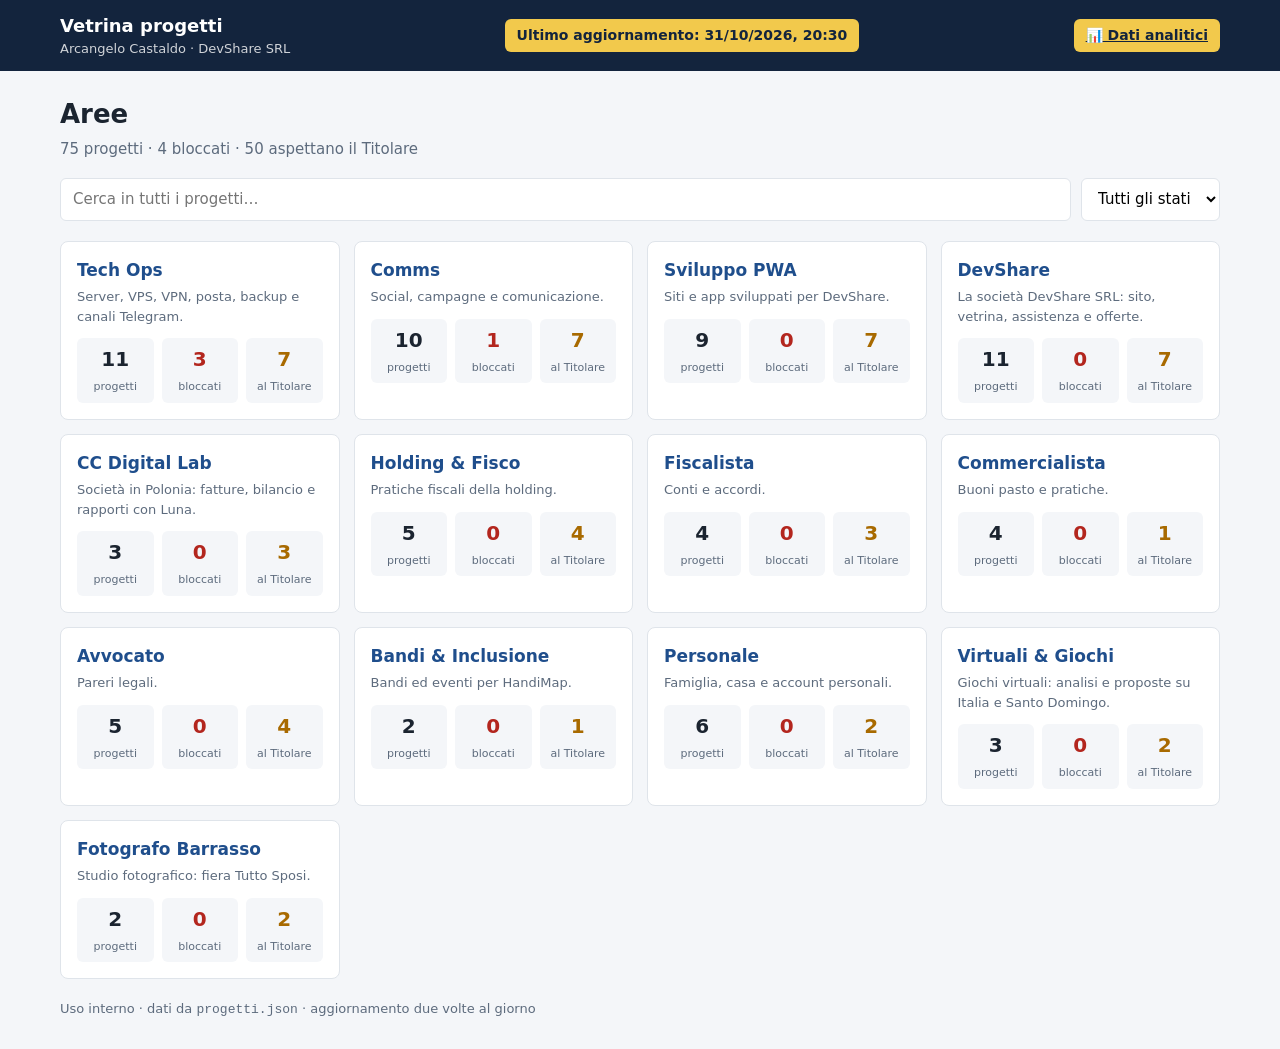
<file: index.html>
<!doctype html>
<html lang="it">
<head>
<meta charset="utf-8">
<meta name="viewport" content="width=device-width, initial-scale=1">
<meta name="robots" content="noindex, nofollow">
<title>Vetrina progetti · DevShare SRL</title>
<link rel="stylesheet" href="./style.css">
</head>
<body>
<header class="testata">
  <div class="contenitore testata-riga">
    <a class="marchio" href="#/"><strong>Vetrina progetti</strong><span>Arcangelo Castaldo · DevShare SRL</span></a>
    <div class="aggiornato" id="aggiornato">Caricamento…</div>
    <a class="aggiornato" href="dati/">📊 Dati analitici</a>
  </div>
</header>
<main class="contenitore" id="app" aria-live="polite"></main>
<footer class="contenitore piede">Uso interno · dati da <code>progetti.json</code> · aggiornamento due volte al giorno</footer>
<script src="./app.js"></script>
</body>
</html>
</file>
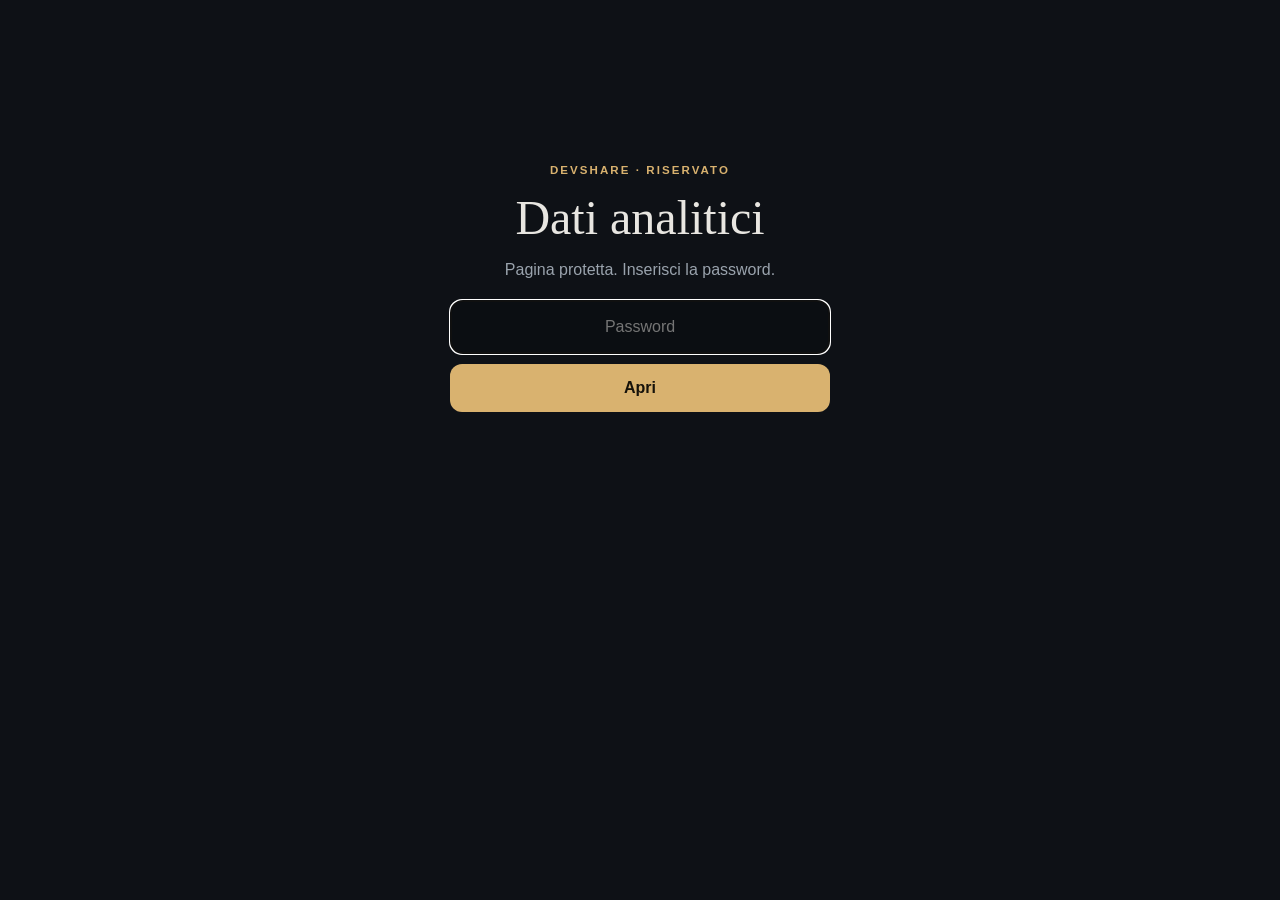
<file: dati/index.html>
<!doctype html><html lang="it"><head><meta charset="utf-8"><meta name="viewport" content="width=device-width,initial-scale=1,viewport-fit=cover"><meta name="robots" content="noindex,nofollow,noarchive,nosnippet,noimageindex"><meta name="googlebot" content="noindex,nofollow,noarchive,nosnippet"><meta name="referrer" content="no-referrer"><meta name="theme-color" content="#0e1116"><title>Dati analitici · DevShare</title>
<style>body{margin:0;background:#0e1116;color:#e8e6e1;font:16px/1.5 ui-sans-serif,-apple-system,"Segoe UI",Roboto,Arial,sans-serif}.lock{max-width:380px;margin:18vh auto 0;padding:0 18px;text-align:center}.k{color:#d9b26f;letter-spacing:.18em;text-transform:uppercase;font-size:.72rem;font-weight:600;margin:0}h1{font:400 3rem/1 Georgia,serif;margin:.3em 0}p{color:#9aa3ad}form{display:flex;flex-direction:column;gap:10px;margin-top:18px}input{font:inherit;padding:14px;border-radius:12px;border:1px solid #262d36;background:#0b0e12;color:#e8e6e1;text-align:center}button{font:inherit;font-weight:600;min-height:48px;border:0;border-radius:12px;background:#d9b26f;color:#16120a}.err{color:#ef8a80;min-height:1.4em;font-size:.9rem}</style></head><body>
<section class="lock"><p class="k">DevShare · riservato</p><h1>Dati analitici</h1><p>Pagina protetta. Inserisci la password.</p><form id="f" autocomplete="off"><input id="pw" type="password" placeholder="Password" aria-label="Password" required autofocus><button>Apri</button><div class="err" id="err" role="alert"></div></form><noscript><p>Serve JavaScript per aprire la pagina.</p></noscript></section>
<script>
const D={"s":"kH3h5bxrN+yl11mA1Nu6pg==","v":"S52w+WWPWHRcC19n","c":"6Cr3w7eBvX8sePEeBjgvkLIr99p3YG+vShI+5lZSuFIS0GJeNUZ06F6mB2YrVdfw92gs5pMJD0cM61lOK20BTsvhkRuxhtgZBibhyzZEayTfmZ6W7IIhkmd9Qpvt8T1TYa4u6QL9E3qNAi+w/42At7kUwpu/jVovySGJ4EBanS1covhT7WyS6/91JP8SjKwawClcd7/ceUzmCIe/6mmlsrPcRSk6RPmEFNVR9Zlo4EgGMMt41wGsWIU0S9n3f7XrXvF97tlwLu8NWHb5a5uXzSiROcOIL0eu/JVAqaKDQ8ryH1EByIbzOMwxl/[base64]/LLMmH3ssNd1bQqyssi0onuUXBz3lPkrYJziBXusY/Jr0dNGmXVja/Emso8r/kccSlswiTUgFbyKAo8GszHviZB9U9ej8FdVo4OwWeVQOo/xO4vg50jkBLwGq0urcoxPU7aJo46tb9yMoqJh7BDnWLBJNf3cDpustbV8guB/9SwrYe2A/jAWPsoUBthU0HjopEE2IZRSbGZU0koLNJeECY8zRVk9y3cYQU0Bo1mrzMnK4zHYoRmEm/[base64]/geVeZ72WDrlCSDAo5Sf/74GVZy8m6we3JNKhIQP9yZWh5DEtTnbgbK+0eKsIj/VqVMG2eNLNeWvIg58m5iJ7x4l44tOyxNNFf6PYiNVbbV6Eb1japoW/bWs2VMp7P9eqe2XYCrDT2rfOB34QGEDl9XCRdvUHooVy62gfW0No9mOc7pNgwXKayyFta5w+ADdjuSKhcWYtZFW4rKYxJq6ym7m3/nsaGmVvZBOp0KT6D++TRHLLNLjZb9/RoY5/Z1XblhEDwx6u9ZbtkbMPlawCT+oV0rFsrruGpYSA1t//OkQRst/az75uhscjKNw6Y0m4ZFw26NhKtKG9GKMMbmwJjpZuWm0CUW7OI04Q87/j4hwAaKCLCAmQSOZVZZ0cmlKEWv6ImT/vRL0CeHBfvLZtkjiSfX5S6HCMuAIG9EnbDhsZ+W6i1Ie6F1ZPWAQ+qGfOaToC5WmEfrEyHxmd8NDyiBRmM9OQFvZYB8EsyjMsDUBhbQpnmf6KZec92tldGeTHqaDeIELL9e4dIBzYn3/WWEVPje3Eah8tUikB44XAIuy09LRE39KULsZwW9Heh2whhYQNV2wZ/w89yzpmBDrkK4+8U+oXnAnKLiWRqQzPzuS64TCPaHqo4rjv5JHP7u9ccmXIUNEvGLkP5EDnYgOA9yqkZ/BnUvAnxFzCmXR5qFXQGAyDobReHLy3bDhyEoY5LnYyRxrMgY9BgEzbBkj7teEJbIscN72lpuwrR2mDgiewDnHDFy3PoY9c/PDBL6FQ2tgSCG+J8b82/kvPpK1TA9XIZ6YqHJDoxUOh7mZ/kap/KZ/95HbPyAQ7+KzexaEG0ij9Yai7a7kP5j3hBFzL5OuNNKRebsRMlDZiAARqZmUflhnhm/Vnt2KC75nPyvG3CHFdqk9m0hlfFRM+8ftw2Q2LIRQj+3qpaXvWI8d/jfHjgfC8/XDHLy4nxtPhb9K7V/xvrLWUjP09qhtb+FUZTTwuD+B4IVSF1NIkCSMlJYi0O/qI0bATcoDjGsGYnVZkmLYNiqYKztQM5eD2bIZhHvi6IcExrK3rryNwMRrCLol0kdpLPbuhLPkdOwkaDlLH7+y6imAqo1OR++sgbjADpMaqlqEPaIO29KzkoJtMaDbe0XyIVTSqL3STf7huqVA0jph1hKEOw/jH37kLgiYe4P2ERZ4IkdHXiq5ZhP1D1zUdspLaC6QdttMKbNIQcEII2tOu/Cec0/IGaqnEzoSaGzvSSaPSkkC/ZjHVGIKCfq8Uv5CnCQ6uLrEOH2ZfJ9WjBt34L9qGiFeO05K18WRfPHMmFkTWWp/CWC9dClb/TkwQsJPtkBcRchaQKt1my5fz2HGRTGVn5fzsSw/QagS+CtgGNu6gaol7MRFwwN2KO0xx7H4Dt4y9OHlClf5DyeHScX3ZtyGPlwsSSMrJA/MduH4pB2FQgALYt2P2wp+Gv9Fx4WdKPqchkdJihxKaPhqx8cETVEojtK8ZB6DpmMRsgRveoqYoloJunbxnXgEpRI+h2GqfjI6ioJKCrgd+LLu5/LYo21ht58NSKV0g00lk/GL8kcp5A+gftslvjpxhMaekaEKOJlOMEpsaW0O+dFUeIC3F9uhvdOdSF+shiQVf2sezDq7U6mdqvquwoG+BBZylyJSDIuM8FPmd0mbjwds4cb9laIFyOEkIApvVnQJgQ/Mt3O9QPj9vzWxB+TBasMZK+OEEbxSORx9kXRb7nvP1PGYhRHH3NW1fT0YiQQgUouTDoGAesAw6WGinEIC2lSdu436v1DzCIdEVs/6T4ez8As7sRrQ4A+sUDD49/yj4vmHZ6hPPq5fzzqg1eJ/PTIMDFIM7CSq6UpCV7T/[base64]/rs0mxFGjKdr48npKJV/7ooCZGOw42DnSK2MJMroKZg8tBdfjKYIxPONuyUwGW141pZRyZhZjH5sWe93JF/ZEQj9BApBklC74sOmUF3TJroCqMSJKjaOhA8lKIzCKKN2U5W3cxGISdI8yJSbKXWUWbpZs97cePgTI3rW4aMBywQ2S1ENn3P6vqqwPgp2Bp6D/+cm5+LQ9NU/LcBURmpzJ0OQ7dotKi2l5mgnGz/MqxwIfLeN7Z5UXhEYMsFviemDSpVQLhypClAxE2KN6PO6Krq78ShMtoUon5vGKtHgY2rdYGJKxUZbYKd5p+THfXPgmFn/uVRzTlZLGJyzqPeoSXNFeDmSyZCsRpgmGv3l93S3owEKWQ2Emd8Cdvy7x0iIlyt5keitwQZCfd3ZFTVRXtmlyT9K5UwEL5wx2xRtNxsohDuOj1OypJAbuWRLgIey0Yi6hUEUjz5dJVWayktKgO8P/Jv8EvSE0PlH/9Gj82zaT5n1A/n0G31Uo7lCz5m3SXyE86BTqkCC6Tyj11v7rUSPDRIeNqm+l5eFZ96ApNPjyHlSkfVbIx79MDwKkoFIxhhqg36CJ8mriNX0jv0iUiGSNs5iY3zCAP8J5/s8Zw2Dp01TmBsqRtxmsZ0vBQRnYs2m0KAHJDbjL9fxwbwdKxfi7EDAgdBTG3BBtp8Q0C8r13w1ZrFLnbq0IVmEmxK6isvJ1iJHI5mqvZHC6H0VM4TnBQb7jjgYX6yBrZ7SMl2o2+IibRHbHejurl1NtzwZe/YH7dnFTPhYINXOjCXETspL+OfiSZ3MC7Wm80oZKNsbcnwjmN+iXRmLz9SYnMudza5U6/OIWlvFBF6XOhDza1r9SASTKcOx144ZjSaSmpX+Sivhp9aDOKw2IwbTp0NHbDnxAJZFDC0OqSN+bqVFEJor57SPqSj+9+yforo+zFZ6DdywTULcATpXdg7AwlZqG/ClffYOWYMyF7z8zgM2ZGwkwflS5B6qVmsKggPsXZy3egS2vT+HUPZ8o79X48G8fe+UMXe/FPUDtHi4WQw0hP4NNKl5DQJabxMlHhqvQGGhZ2x//MdBIUzJuF57IdxyCHvcr5WPPqMx70kOBy5Ik8I6pkCwr4OrdptHvfSxEV5fwMKzRdNk5Rfl2lJMHO+zq29jk5Gm48mcl1L6Wwqzp37iI0jDzAWSF+G6UfuyWT7TWCz1aqvfHe1b8NnOnCbq1ADTHcRIta7bJQ+PHD0mUevO0dwHREl1WvG+o4CPyTodSPxyId5Z31/oycw+j32q6VhwmEIvitD11L5ObRbIz/2FeStpj9uZaq4V33swr5rtTB1HvMPdOGSc/+Bv53gv/E1SbG0MbUKwWnmLQ1AwqGQXGfQ5bo8X39SfIy6gQnrscfo8olvSxFSIhVgYvbzZ48zJiGrNcjGby/KGg9Y4+Qxgg5bGZzXvbD21Z5o1yeyrE28FkpblZo4x1EIaV0RUQcxMlfgfQp6QX0xgZBNU2NZ2a+6ADtj8yrBWNrdv/tKGKpTRLAMrEEE6RthkKgtSA2Qq3xAB7BHJOFwLmG3yU3pwNUYHx5feLm3WT9wf+M+dVI82yR7flTFM0jK3QfXmSzhzXBXkojDFYE3hOLR0/d54O4MFAYTca1JXSOlg9SlxB9y6pgxYBUEx9w8wEaVMFYsqo7vWeAIvUYpmg2TwQ4ryTN5OW9QUUzZwsg3lUHTjEQCSfDbs1Q+5dkCaXafp5/xsyF/Ok8/aCzvdLDRixMOdO+mdM1CSjXn0MaayL2GyxmJWtIfWKEvzqKn9gPj9nj2ggPhEP/oSNP+AaMmUn8+dTRW6mOxOue9cDaEWcRWRX82Xl/mbf3amuErfCwHMAcUrHI4kTqHoalB5LH3z8FWCeiIwn4V6huJdrK0AL/Mr0o5YqY0IunFJyyi3cioprsAdSHv/i1OiGrkcJ+An7eK2HR5Dae+G4gOdj4/l9WqhkwyuuZXITcWnoxJyxLp1XptCUdoprMdK4fHAhSFCKeAFQTe54vq2b31+XstwPjdY1RxWbGwkVbxOqxH6qM3+QYeYHVdHqW6xZWngpaLinl7/[base64]//iOvcJhInj7d7kMB8f5oQTqZk+oQAa/2TZMzaHh8uJc5I8A8RprFW1D4z57ZE9DX6SNG53fAQ2y4ylYKTPsXcmjoOqNsardZigCjaO7EhaRz/DAZdQ1Zs7kiQj2hRwHzBEwpIWO+4/FMPcrF59WgqYsVeyDiTXehMbTuZ1pyHejOntYiPcBFgMnBIp6tq8lqoyElArz0LUPrcov7DLrdbOJrZN7lfxYfq+arP30v/+yhSoRT5iXRW7NDPANjx7UiQLBGMWq4MztHmb7jiODKMA3pzh+5M7hmZb+pD3pIAD7l3ffMuxqtBKERP2nT4jiU0hBRB7fuE273FrB9JTAie/pt0ig0=","it":600000};
const u=s=>Uint8Array.from(atob(s),c=>c.charCodeAt(0));
async function apri(pw){const k0=await crypto.subtle.importKey("raw",new TextEncoder().encode(pw),"PBKDF2",false,["deriveKey"]);
const k=await crypto.subtle.deriveKey({name:"PBKDF2",salt:u(D.s),iterations:D.it,hash:"SHA-256"},k0,{name:"AES-GCM",length:256},false,["decrypt"]);
const t=new TextDecoder().decode(await crypto.subtle.decrypt({name:"AES-GCM",iv:u(D.v)},k,u(D.c)));
try{sessionStorage.setItem("pp",pw)}catch(_){}document.open();document.write(t);document.close();}
const W=()=>{try{return +localStorage.getItem("pt")||0}catch(_){return 0}},SW=n=>{try{localStorage.setItem("pt",n)}catch(_){}};
document.getElementById("f").addEventListener("submit",async e=>{e.preventDefault();const r=document.getElementById("err"),bt=document.querySelector("button");if(bt.disabled)return;bt.disabled=true;r.textContent="Apertura…";
try{await apri(document.getElementById("pw").value);SW(0)}catch(_){const n=W()+1;SW(n);let s=Math.min(2**(n-1),30);const t=()=>{r.textContent="Password errata. Riprova tra "+s+" s";if(s--<=0){r.textContent="Password errata.";bt.disabled=false}else setTimeout(t,1000)};t()}});
try{const p=sessionStorage.getItem("pp");if(p)apri(p).catch(()=>sessionStorage.removeItem("pp"))}catch(_){}
</script></body></html>
</file>
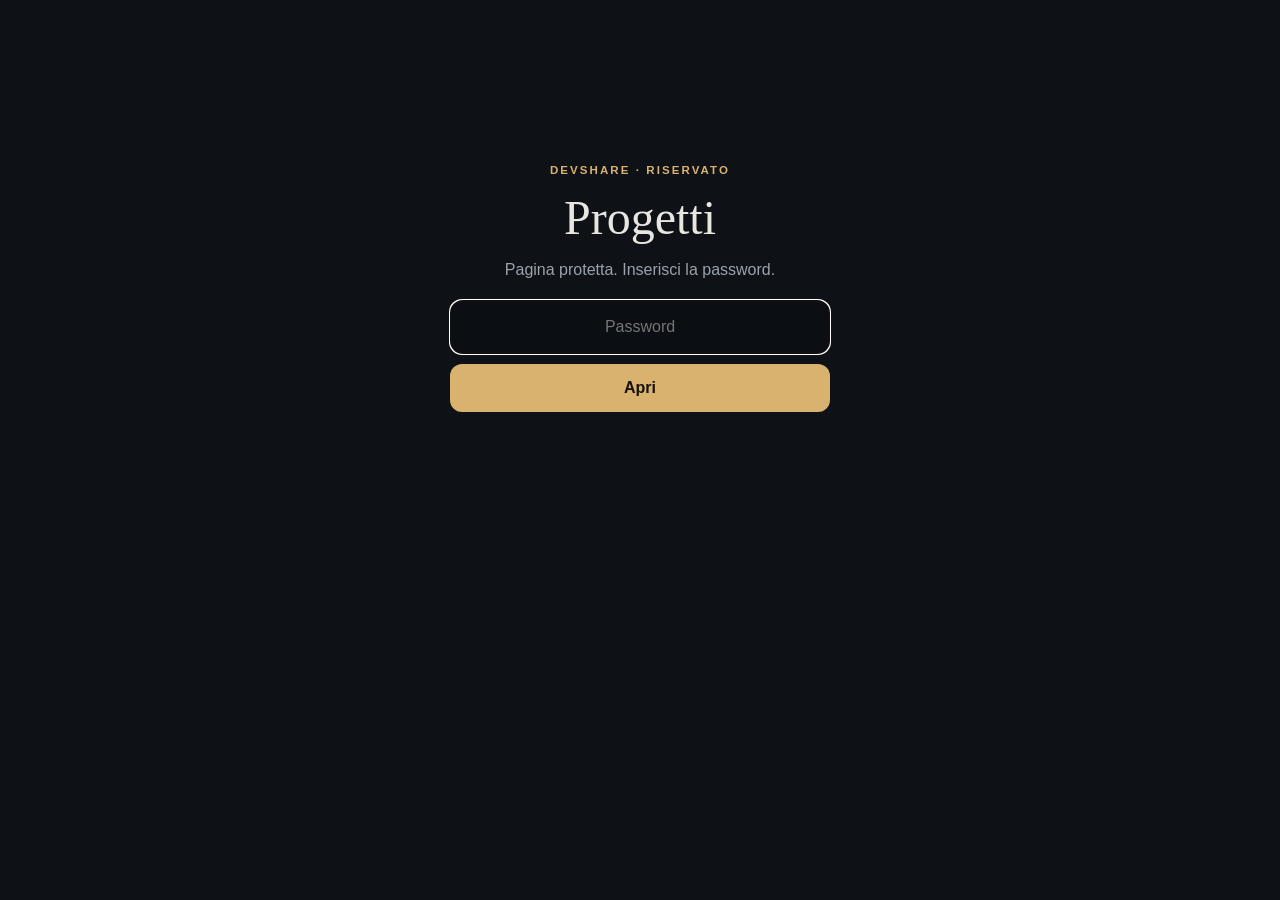
<file: progetti/index.html>
<!doctype html><html lang="it"><head><meta charset="utf-8"><meta name="viewport" content="width=device-width,initial-scale=1,viewport-fit=cover"><meta name="robots" content="noindex,nofollow,noarchive,nosnippet,noimageindex"><meta name="googlebot" content="noindex,nofollow,noarchive,nosnippet"><meta name="referrer" content="no-referrer"><meta name="theme-color" content="#0e1116"><title>Progetti · DevShare</title>
<style>body{margin:0;background:#0e1116;color:#e8e6e1;font:16px/1.5 ui-sans-serif,-apple-system,"Segoe UI",Roboto,Arial,sans-serif}.lock{max-width:380px;margin:18vh auto 0;padding:0 18px;text-align:center}.k{color:#d9b26f;letter-spacing:.18em;text-transform:uppercase;font-size:.72rem;font-weight:600;margin:0}h1{font:400 3rem/1 Georgia,serif;margin:.3em 0}p{color:#9aa3ad}form{display:flex;flex-direction:column;gap:10px;margin-top:18px}input{font:inherit;padding:14px;border-radius:12px;border:1px solid #262d36;background:#0b0e12;color:#e8e6e1;text-align:center}button{font:inherit;font-weight:600;min-height:48px;border:0;border-radius:12px;background:#d9b26f;color:#16120a}.err{color:#ef8a80;min-height:1.4em;font-size:.9rem}</style></head><body>
<section class="lock"><p class="k">DevShare · riservato</p><h1>Progetti</h1><p>Pagina protetta. Inserisci la password.</p><form id="f" autocomplete="off"><input id="pw" type="password" placeholder="Password" aria-label="Password" required autofocus><button>Apri</button><div class="err" id="err" role="alert"></div></form><noscript><p>Serve JavaScript per aprire la pagina.</p></noscript></section>
<script>
const D={"s":"Nw/uBYCqzGwj9JHRXvkKMQ==","v":"0ee2J8kKjvd4tP3Y","c":"/YNVYNTNuH3qJtSdgNDU/ic1kIsNc+vo9oSGzCzy6qX4KIYMj9kvwFN7wUrxpEuSSgJmQTR1rbVpoNQzs1DB1ObUjMCQbpdZKaNnTtAIrIyJYTllPI8id7rE3YUzmL7dlW7QzuKkgWf9JOl6LxTsv5mUNqNFP/jmR7QOJ0AmlWQsp/a3vIl1v9P4sEMzAOUbK+EF3Is4qqtg84CTGdtfWwH9aSuhXDD6lS6BEboZRSvkWaY/nh9MfzBfG0g/nv1DfuU1pl9LbfXS4NPqsdrcJ/[base64]/QciO12e5xvy6bilk8J+83VJtme4io4tqE8i/ADelxfRjcttVcAFlekyWLFRIhDxV++YDL9qPv9mtzQQlLyrPfyiXZRyT7LXkSgzeh8whE6qq3eHlWOZ72tdDd5u1EbRTZLCWA+31ArJOJyVI/3hy0SOrM1Y81wteolYk3FRoo7BzdRLdQ0VxVZm55stGYNPtOUvusPWIzX38D/lHPNSnRc3lrTxsrrr0MGOw5dGWZYBazho+FAygmrHg9YywXj0bngLZV6KGm+23Fz8yxjANgwUM71vsCE9Iv90kPoXTbJay29+zTwJUSUjBPLmIljspvMz8esqKXSDaWpGDtSiYSH95bLyd1D2qz69tDVd5FObhe1t/CQMfN7hY8n/aQqhuU3W4hI4ALC1g9RZHWXOEmdeBw0ICc5pLqriMP469rpNRUEOJERu4lmJ+iKw3Qw7/+GNhanTbJXg//mA2SIKSqYpPzEkgCJpgzsGx8wnSpzPgcpqnO1ChYkEu3eNqQsNn1u1lwbvLQL4Iuqqk/IRgk2BqBB57wXckVueujZfAg7Cbgr9QpT59UeRLZ6YX/8MXnDVoEYdb7+pFt8Wygq2EhmfVmXf8WniKJoWBSievndHQMtfYDD+szet5RZgn/asmoiEtFDbUpdE1tNasZYHWdBUkdkfNy4lEg5+fLbT5cYl3tRLDJe7KgARc7qD6pNSPkS2X5/6vZKGPfLcwz4OvqbE6D0j7lA40DIr8Z3vC3egUkCsvznK/W+BioJ0R/o04OcE+Ez3Ay73w68TMtoceOR25c5xyX9p/1R+q/xnRCCtHMjPzyam/wA7HDDTM1/8d5E7C7qNDbR7Xb7lUBNsBd8Ge02dwFSWlN57Qz2DVBJ3SSe4VHgw3ExovgZc65vulmm/krFCyEn7WDnFhUUIbRUEtMpg/TA3gnSJsFDTTRHIwSWJ/Xhxwn6ctu0jfy2bPyvgytaRo33e1pEXaVGec3q64sP8rhF65MIXSLbvuwXnAAB1RvddzATf0VCxPOcfz3gb4q79XEqq/W/jKzQmuYPATdbuzM8kHxX8NfSKMuCJ7jIb5WCi6LGVXww1zkVD5JGdZPmJ7pKDTDF5bPTqoxEX8TpiVRorNHZx746p6bsZU9swXAfUioiTzT7hUukntodY5Kca5w1SDuiJ54N2X+YXvzFfdqPxv1z2ZSekvv01+Vmui3evGoJwwo6l/OFo0N4IMWGHsclyHGxAqyUhhsj3bv1Gt9u8awBwC6ib+bQ1Rukh+3/9TIHap+Gtz+pgQPIirCVgmYKyOG2m7BeefNCA5smIF+AovMv+5d6ncOGl3341IY7sfcQfpGGE+fT4Wj3Oa/aPklIqvTP6KdivuhoxHn5HgJBqonAEQnTA+IyJKTnesEdkU//1VGXEeBT+uu0IZ1sjtzrejxfcbm2F+eHaSNW8Cm2I8tHfDX21NGhO+l/cTEFVN7B2oR+KyILepqdAOX8h90HVMLnKfF3C1tacW0sLR8CBtWIfF1KTx5xrqX7x7P1YK1rh/unQYtvuq6Dxd+knucPK4M5kc1RPNOdKDaAdju6GczEO+J6d9rUA+4y2UtWAakynhg9yi3JJg78Qt5FTC/tvLs76QQd8p4chi9fWwbuGTcVW77nhNa2Jkr+UtGQ52yE5+ymUqvcdDF7tbrZl3KADWRV5AokscL7+ujejTwYmiPM8T+hCL7M9FfFHDGbN/JdBkx1XAiZky/ZfeB8PpvcqEfrIhC4PngHHapsaw63+cdpdh3hvEK5M3G8RwUfssLvcnKa1On+vXJw0ezUiWD/RRLmGC5kIl4MfQjvjnDcZN0nSjhDZ3UlRKNlS9BfPZJRLSlazftG8PjLX4rCP3WQLfXJ7qbpMeAtBX0rwW5b5KqUJ10/+VRS1woUH/R2kkb8idgvbXn00Wk7lMoBofDPvsU8GBxxJAe24hwea0jsfgWfBX49Z4bTHeuUEsoFK8V+IYYq6uz8zVcN8b7c+cQQk0q+/40lD67EAKldz/I69P4vaLCpAtJhy1+bbGcAveY5UsC9kjWFEKa3AtlwdxPG50NtMQCt0ReCwD0lhwSIwJEBgWi66QzUi4dTd5GCt8F6i9n5vbASSdcvZuWjJ5ty3dUxBV8lxVOdLX8nEGJWu8wqEhB2J4Md11wxBOuV0Dwtne6uwcVRWkq3pAbXxHamFHp/kD+ecPIWPM1nTnKwx5oFW4JuDOQJBpStWdv9eg/UoFks7lC8+dnC7JAlyCVC02ZKSi/Q5HcsUPucKs6Tz00kXvwotaSd2f61NSoZ33fJVyuvm0uqGsNpkpvI8pP4xC4xZVJEt8wsfxyxUMS+KctIZ5G2ZMIUTYiQIzDl40eTez6ksj2I+N7qw0BZf4/[base64]/pOSXya3uPErE3m6Njh1vEKD/ulwCGzwnjMKrDtWqxnuhaVxvqrfKOfE91+alN8yEtcnHZLBYUyM/xEB0L8/MGywWZQU/zTkcwh3XPVRB1TSwFfi8WNeKlQrQAfAaIkOfZBz1Gbv0tXLaGBNlKiSg313o4O6k/aNrSDXmwmv6tAyZkkvVVWZ92oJYvCREA1n7311a8Jui2VL0ZaSQMHeGifK19QYOkrbZnc6ajiZz1r0HVFmoxAcf3k28hmN/RW1SWIy/[base64]/pl0IH4fzkphknDBs0Dq0qsiwGBNv4FdVcpFOSI1bWtV04M4JTsKFyZJZ9it7PHP9eXhGOWUUe1PChaUe7t4uqoQaruJlq1BsWYnfw+Q/CFqFLYj9He3JndzBdFSKkNO9EOjYV03DdUAGDOYfjxTMnTV74n3sX5UArWX2JRV9+HK+beVRFuFNwcoutcvfYWx92LS/pbLr6XPemIYuO8F5GLffFtbXYyAfzFJrCQa97qF8jpuDay8bZCkjRkHNd4KPyTq8WOCWxBbLPU7asFo0zVgonqyok6OLgTkAvGMwgNoBTi4dt6CAiHWut4StjGsgWG91oH9SmHFkXdKlfuPS6kZkhkZdgPwQPXRdRqRBrD/tNJ8CMlL+IXKBZxFPH56j5HqwxUAq80itQ2rSmjl/tilYymcCsLTyqM2rkgp+4kwCVcV1MIXgVdmSzCZ37IYnPCeepvJghQxKVjUPjSX+RdSMWfNIlkw55FFTQvRJd0tCvo3DwLS17T/QFFBE22wmTaW8Lj9xMLqKg4mbYjYqq5pSK3hJFR0bgZ1r/7Cif6bB5TVnaT9v1aEf8bsIlgCWaJUhThRJqbv0Oc6yl9jRkZia0yfVmMQ/rdA2Jv+I2p427b/B/wlx/4kMaVD+7Yuqj8Gv4NB1nxDo+UyuDT42MCzPvAZYfnEWF+OiH2GLAhnZ/2yrDnNz5mztyJDf7SNHBYFQsBHjFQF7e111SL8hTvqkgC1uApfJikVIYndMY7dHRHzcv2zGWa1ZWBmjT1b+pYZ81q6Xr8xV1zkoJgc17XnDyo9cPuuO2O1tdtAEZ2EDNrYI1/LbYYgowKS+8muYP2Wsr/GuMv113FqGH0bCttYg/81KvtOyEPUKNCKzXJ9raK4luNVaAM+eBG2rEgG31jjG6qa865juEEOmeBFlRdDpeiF31rNOAD5Qtlsx+0buWqYNx1BZJN0iAwh+W0zbEFc/Xht2OY1Sw+H6Y5BUYauQPtBqVmsOsVCrqZYitP/HEWA/vMSOtiY9mU4VgZRh/ZylGLTJ+qu+gjPZ3glbn3psbYVzK8oGCqi1jPmuFPIwjtZe6Mbyb6gnwiBjDs8eNVeqUy/ltbBFZMfpgV4zSjpWci9q7HvQO5Q4XD0vjp9athBuqQ4fmmgqKdOOmHbBmiHtssQJMLmeQSLkg4BoQ+MntuCJ2x1Y19gVmvM2TGGh54GtiCgBEAx2iXfWU+s7Ut//1XuJjUcj0JxVnJOIE5PV+KMHwycgTgWWBWHopdOkteYRUc3OaIKX7SDtnq4kwaOw1vT1CM6fhaOd0npXFW6fdgoZRNI3Ouub61mXbONWswhM9csBvaXJsBmxCdP+h8/TKdgVL6Zwo+GYay4aqOwxLGTtxWUZzwb3/9RlaPx0M6zSNzFbpX77DRBpjD1pZB3SZrAqenh4urXa/ZNNbQjDI/SqiWYAbF88vqz0S48/6hBE2Njt8YlzJcmmrtxG7pJRFwL07o3/vL+I2kF85iybBKtlZqnGN0IudxyVI12P7oiL+J9Zu8LhTgIGXliZ5ltBk9GsZSpNNwAY9suEaHkuOdc3hr7BWZOcP8S8/ol+1gzZtH/svHv+X4WbO4rnrpmKOQQliwHINN3aO6qojd7bkPMJHcyHfKxNAZC/9CMBTHIK3GM/UKFjvWrGKgsWl+QNuyCWujJ2gDJXLCDTsFJQTRuOV5JSTtQZlw9CG+mY+uUD4a0X0y3M+TTUvIHV/D8af1ZgzTRpvPPEGlY1+u5ZEY+t6h6FcuH1dkwTj2sgxSFq4tBfbUxRmA9I+q4CZ7OS9s1GgQMj+jZLCcoXKkx+xkSN3axu1uy8TvklwWC2CjYH+/OzxE7ocEg3cya0hD6DIsx8LW3KnY0KNNxzZU4PSF+Ky+mCVQm3YWWiSyb2YYSNN5mnR8Z/OYye7mtmPVSXJiLerRHX8YYymJlUfJUts3N4pihtuuEouhY+BMeyDjmLjgw8RNtJwa9ivPQSVkybGZFBqcDCaR3aWz60tPoJsm0EGdR5BNa8NjUZLOmy7UPG/+h9AofMJywkHOJO6cmFBkzc+23WUa7W0H0+7APgp+vVvx+xVTlfuSlaOrQVSUuX8DlTFtAkHgTRpUw8ZnsJ70+OHk8Mdt+EdeCT+mR1W6AOKWpJA7aRDoc4mFBldGlgracJR+WkZZHrlgSP0FJ7ACg0KSytkrcgXgQJFeDXBS6BEsI32lg05uD2kc3MGtVRpJwF/RNRkvqq3/[base64]/cOZeYAHHg/Yy9IQ4dKX5mxbaw0aqjSY5O/JNxAIxXFuDIIYxW2QnNS7sWWAxrjM/RWT99NAUdgnn+t0fZJNL5Z1mRhn1I5xDeeUTREwan9V2h6xKzmSMuiu8NUZfNJpITlnJUfHG5TfqwC9MO7vmm4K0Vg5W8+crJO9k9Xa6PWHnmKlKmB05MhnwrDfW/+CNv7SN/NIHLuVZxX3Ti1nD/6rOEW8r6jTSKOtb8A6VJNrVfLxyN4aJYxUpPxQtmSC4zBRNA0CPwsSPdwOWEDT6TTPsA7RBOxsEc+cPwhta9N5wbcXwev65aFgS+5rvhVAodnhPMEwIt0bZD0UYDPHSI+hOHEtpb6Ed9GcUDkbhPVUC/gSqRsgIcIyfYPSPs3zCCH/txr8b8uAkhlq9ROOGD1P785KpvglbcLL63j+3kKf33ly9pD+TyuWjnDQvImY6GCABNkVkSyhtx/A7gPhnNnQagOrLsXKVBRSYvQ0ay4uN/pNwP3RodtX663MfGD5kZzZgVf2LWcl2jAoe3N2WecceSShAvjh6ZClhsJa/qMGHggdmnYNVePS14ljiJxU2HGX/nVRFmG7RRdPqGSMrHqIDfei1IMqUEA8BJuUslpgedJp+ilbsKd0I0ASEcrchwMMC9VJLaRpYRqDTJg6cFaySZcyA2VM/AhuAPghDSJ+6zYrSnBQ55vd0N0I3/UvGgFZVhnYmjI00uiE31P7SuPAOmSrCtqhEEXU/+gGVhpuv3gVaQtyuF6GtxagIN39uaWbF8CnyULypR+RymNZAvpYsJqyj2U4Wq+DSkC5hhJ+y2SIuteVD/VwcRFspMfsato06ZFTe/h8mbCYm63F+QE2aR8X0KdQ9Ik5kVmomvqJM/nvpAJP59WPt6oNbFalX/iA+yG4ng9mAK6gxKZjz0qV3JRfOCAgAj9PM4upSP13qcDG3mbyQuhPrdFkJUrZE38kuyvLvfl18Cus5a3H8R0fN1ZYGaUP2J+beREGHeNwHJtfi6PYWlUA/[base64]/Wl0/4Os2beRSyr+erE+o5RPWokCygJVS0F+mH0sYrGF42m8NMf8GUY0VcuDHk6+bFvL4Nfr2x1K+PCZeHXSzTrbXeAWyuZ+oudHKNGx+axW9pxc2LyEVEjr7r/G3BPgC7QphPe4JzKuX7rVqBNmJfdnZoylgw+w96gBcwYuNkqo3a/hEgsl/ucoBkRI5qlFLUpRQHdwbu4aNL7uYT20RXnEKMiw4KGWiRalhMjT/v1HebuWC2mIXAcRinZOXHBUtzwdcvPrbvCbw9EDJRhC+pk4xllnTW4akqVfrGqnSOw/0kyXyZAoHe3+ThzSEalssL8M14FIXQATSZnr910UUlGIq3WM6oX4Ftv2NsfrFNhryniaA0XD5chrH/oLxJ56XqCU/zZq246d/DsB42zROKH/jkGiKlh8nqpokH7FCqUv5po17tb+r+jcnPGAsHEX1V1AhPHP8AVT7t1S841V3NS2qRtVptenBNYQJbFueo6NZfKUwOteyjuQxgz2/W1syYnfqj+ineYBiOLhwPfKF2atXsd8E6s8kWLm/488J7wb4mqSCixQoYM7Sxg1oNluzMIRxcPi9Xg5Z4Qd86RlnWzjIHEf8Q67uB7VR9PUNWr9T/EtpONaKmsHdORYeG7nNBLrqMJtowX/JHCv8hARksGPXlsu1kJqOP4F1hgPfnfkaYCNDKf8TbFF2qVRwpTU2tAYUmaKCod9Gq8aki/yLs/+2DvpI9CyPpYcRVCxnFkYU6G8k4BRvUQwN0pwpzOyEhlU7vwICDjRx4sTbEJIw2U7C5RMQw+m09u7qQ4oD2xssTavduSkBRat+b+5ZITEYIvVViVhRklU9UPthwIl1cwp8zEWGX/Rl8C4r1j5HfIBON6K+87kAFBTkQpyGNX6QxaX1VTBhdp7Yuzg2FL8K1GKFEVElry115UnTlmEUL1GxA5dlsHGyY17RRXFsV7+hZL975q6gL8PptA3Yekyibp3+XoRzECYNZo4Rga+jZ3Tq47nuTRUVCm5SXPq8sIECURfil4oSTg4mFpxxHqAq5YQBS6sm/5uWgtpUkPf0PPetkbfhS0VF4y6ttP8uWZqgpHb9yODeeb/+uA1EN8n3Wyt9jBvqPMZifqMu66oGP09QdYJ9Iq28NDSPgFRXZQ=","it":600000};
const u=s=>Uint8Array.from(atob(s),c=>c.charCodeAt(0));
async function apri(pw){const k0=await crypto.subtle.importKey("raw",new TextEncoder().encode(pw),"PBKDF2",false,["deriveKey"]);
const k=await crypto.subtle.deriveKey({name:"PBKDF2",salt:u(D.s),iterations:D.it,hash:"SHA-256"},k0,{name:"AES-GCM",length:256},false,["decrypt"]);
const t=new TextDecoder().decode(await crypto.subtle.decrypt({name:"AES-GCM",iv:u(D.v)},k,u(D.c)));
try{sessionStorage.setItem("pp",pw)}catch(_){}document.open();document.write(t);document.close();}
const W=()=>{try{return +localStorage.getItem("pt")||0}catch(_){return 0}},SW=n=>{try{localStorage.setItem("pt",n)}catch(_){}};
document.getElementById("f").addEventListener("submit",async e=>{e.preventDefault();const r=document.getElementById("err"),bt=document.querySelector("button");if(bt.disabled)return;bt.disabled=true;r.textContent="Apertura…";
try{await apri(document.getElementById("pw").value);SW(0)}catch(_){const n=W()+1;SW(n);let s=Math.min(2**(n-1),30);const t=()=>{r.textContent="Password errata. Riprova tra "+s+" s";if(s--<=0){r.textContent="Password errata.";bt.disabled=false}else setTimeout(t,1000)};t()}});
try{const p=sessionStorage.getItem("pp");if(p)apri(p).catch(()=>sessionStorage.removeItem("pp"))}catch(_){}
</script></body></html>
</file>
<file: style.css>
:root{--sf:#f4f6f9;--card:#fff;--tx:#1b2430;--mu:#5d6b7d;--bd:#dfe4ea;--pr:#1f4e8c;
--attivo:#1e7a46;--in-attesa:#a86a00;--bloccato:#b3261e;--pausa:#5d6b7d;--chiuso:#3d4a5c}
*{box-sizing:border-box}body{margin:0;font:15px/1.5 system-ui,-apple-system,"Segoe UI",Roboto,sans-serif;background:var(--sf);color:var(--tx)}
.contenitore{max-width:1200px;margin:0 auto;padding:0 20px}
.testata{background:#13243d;color:#fff;position:sticky;top:0;z-index:5}
.testata-riga{display:flex;justify-content:space-between;align-items:center;gap:12px;padding-top:12px;padding-bottom:12px;flex-wrap:wrap}
.marchio{color:#fff;text-decoration:none;display:flex;flex-direction:column}.marchio strong{font-size:18px}.marchio span{font-size:13px;opacity:.8}
.aggiornato{background:#f2c94c;color:#13243d;font-weight:600;padding:6px 12px;border-radius:6px;font-size:14px}
h1{font-size:26px;margin:24px 0 4px}.sotto{color:var(--mu);margin:0 0 18px}
.barra{display:flex;gap:10px;flex-wrap:wrap;margin:0 0 20px}
.barra input,.barra select{font:inherit;padding:9px 12px;border:1px solid var(--bd);border-radius:6px;background:#fff}
.barra input{flex:1;min-width:200px}
.griglia{display:grid;grid-template-columns:repeat(auto-fill,minmax(260px,1fr));gap:14px}
.scheda{background:var(--card);border:1px solid var(--bd);border-radius:8px;padding:16px;text-decoration:none;color:inherit;display:block;transition:border-color .15s,box-shadow .15s}
.scheda:hover{border-color:var(--pr);box-shadow:0 2px 8px rgba(0,0,0,.06)}
.scheda h2{font-size:17px;margin:0 0 4px;color:var(--pr)}.scheda p{margin:0 0 12px;color:var(--mu);font-size:13px}
.numeri{display:flex;gap:8px}.numeri div{flex:1;background:var(--sf);border-radius:6px;padding:6px;text-align:center}
.numeri b{display:block;font-size:20px}.numeri span{font-size:11px;color:var(--mu);white-space:nowrap}
.numeri .rosso b{color:var(--bloccato)}.numeri .ambra b{color:var(--in-attesa)}
.badge{display:inline-block;font-size:12px;font-weight:600;padding:2px 9px;border-radius:999px;color:#fff;white-space:nowrap}
.b-attivo{background:var(--attivo)}.b-in-attesa{background:var(--in-attesa)}.b-bloccato{background:var(--bloccato)}.b-pausa{background:var(--pausa)}.b-chiuso{background:var(--chiuso)}
.indietro{display:inline-block;margin-top:18px;color:var(--pr)}
.progetto{background:var(--card);border:1px solid var(--bd);border-radius:8px;margin:0 0 14px;padding:18px}
.progetto-testa{display:flex;justify-content:space-between;gap:10px;align-items:flex-start;flex-wrap:wrap}
.progetto h2{font-size:18px;margin:0}.agg{font-size:12px;color:var(--mu)}
.sezioni{display:grid;grid-template-columns:1fr 1fr;gap:14px;margin-top:12px}
.sezione h3{font-size:13px;text-transform:uppercase;letter-spacing:.04em;color:var(--mu);margin:0 0 6px}
.sezione ul{margin:0;padding-left:18px}.sezione li{margin:0 0 4px}
.crono{list-style:none;padding:0!important;max-height:260px;overflow:auto;border-left:2px solid var(--bd)}
.crono li{padding-left:12px}.data{font-variant-numeric:tabular-nums;font-weight:600;color:var(--pr);margin-right:6px;white-space:nowrap}
.blocco li{color:var(--bloccato)}.titolare{background:#fff8e6;border-radius:6px;padding:10px}
.vuoto{color:var(--mu);font-style:italic}.fonti{font-size:12px;color:var(--mu);margin-top:10px}
.piede{color:var(--mu);font-size:13px;padding-top:20px;padding-bottom:30px}
@media (max-width:700px){.sezioni{grid-template-columns:1fr}h1{font-size:22px}.contenitore{padding:0 14px}}
</file>
